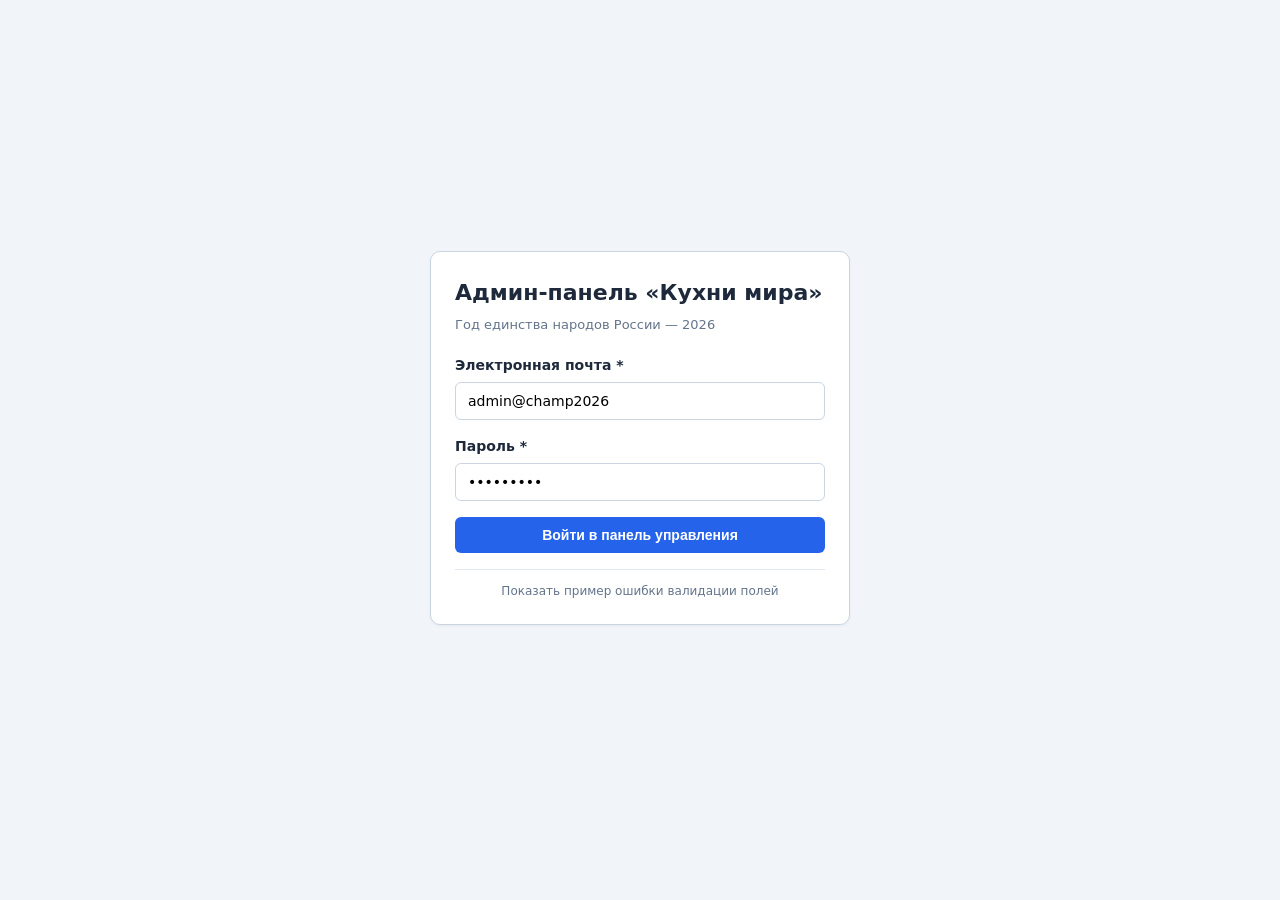
<file: index.html>
<!DOCTYPE html>
<html lang="ru">
<head>
  <meta charset="UTF-8">
  <title>Авторизация — Админ-панель «Кухни мира»</title>
  <link rel="stylesheet" href="style.css">
</head>
<body>
  <div class="auth-wrapper">
    <div class="card auth-box">
      <h1 style="font-size: 22px; margin-bottom: 6px;">Админ-панель «Кухни мира»</h1>
      <p style="color: var(--muted); font-size: 13px; margin-bottom: 20px;">Год единства народов России — 2026</p>

      <!-- Вкладка 1: Стандартный вход (по умолчанию) -->
      <form action="recipes.html">
        <div class="form-group">
          <label for="email">Электронная почта *</label>
          <input type="email" id="email" class="form-control" value="admin@champ2026" required>
          <span class="css-live-error">Введите корректный адрес электронной почты.</span>
        </div>

        <div class="form-group">
          <label for="password">Пароль *</label>
          <input type="password" id="password" class="form-control" value="champ2026" required>
          <span class="css-live-error">Поле пароля обязательно для заполнения.</span>
        </div>

        <button type="submit" class="btn" style="width: 100%;">Войти в панель управления</button>
      </form>

      <!-- Демонстрация состояния ошибки валидации по ТЗ (раскрывается по клику) -->
      <details class="css-accordion" style="margin-top: 16px; border-top: 1px solid #e2e8f0; padding-top: 12px;">
        <summary style="font-size: 12px; color: var(--muted); text-align: center;">Показать пример ошибки валидации полей</summary>
        <div style="margin-top: 12px;">
          <div class="form-group">
            <label>Электронная почта *</label>
            <input type="email" class="form-control is-invalid" value="wrong@mail.ru" readonly>
            <span class="error-text">Пользователь с таким E-mail не найден.</span>
          </div>
          <div class="form-group">
            <label>Пароль *</label>
            <input type="password" class="form-control is-invalid" value="12345" readonly>
            <span class="error-text">Неверный пароль администратора.</span>
          </div>
        </div>
      </details>
    </div>
  </div>
</body>
</html>
</file>
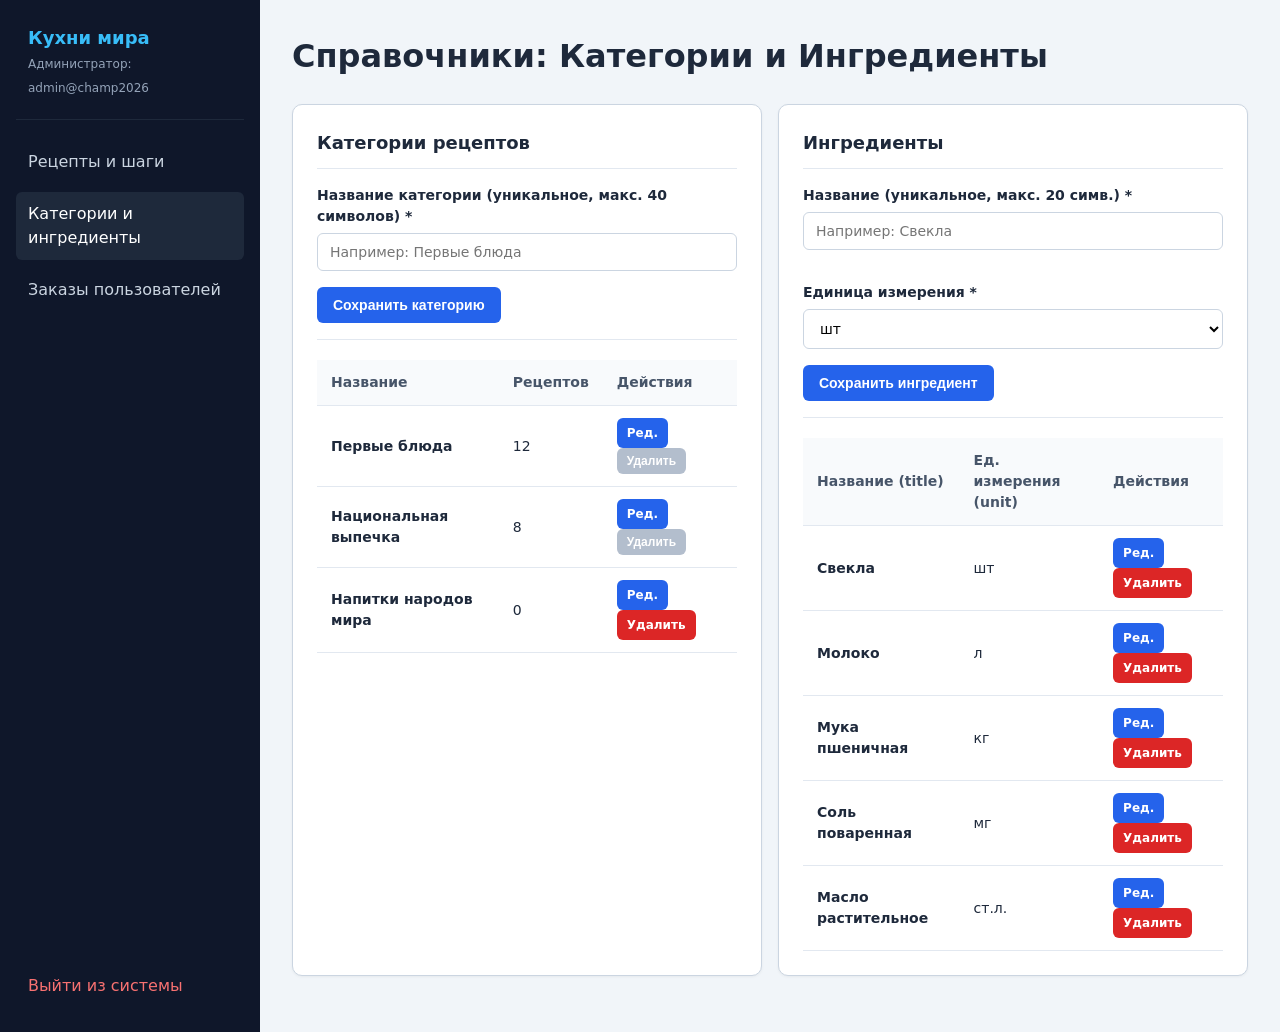
<file: categories.html>
<!DOCTYPE html>
<html lang="ru">
<head>
  <meta charset="UTF-8">
  <title>Категории и ингредиенты — Админ-панель «Кухни мира»</title>
  <link rel="stylesheet" href="style.css">
</head>
<body>
  <div class="layout">
    <aside class="sidebar">
      <div class="brand">
        <h2>Кухни мира</h2>
        <small>Администратор: admin@champ2026</small>
      </div>
      <a href="recipes.html">Рецепты и шаги</a>
      <a href="categories.html" class="active">Категории и ингредиенты</a>
      <a href="orders.html">Заказы пользователей</a>
      <a href="login.html" style="margin-top: auto; color: #f87171;">Выйти из системы</a>
    </aside>

    <main class="main">
      <div id="saved-notice" class="toast-banner">
        <span>Запись успешно сохранена!</span>
        <a href="#" style="color: #166534; text-decoration: none;">✕</a>
      </div>

      <div class="header-bar">
        <h1>Справочники: Категории и Ингредиенты</h1>
      </div>

      <div class="form-grid-2">
        <section class="card">
          <h2 class="card-title">Категории рецептов</h2>
          <form action="#saved-notice" style="margin-bottom: 20px; padding-bottom: 16px; border-bottom: 1px solid #e2e8f0;">
            <div class="form-group">
              <label for="cat-name">Название категории (уникальное, макс. 40 символов) *</label>
              <input type="text" id="cat-name" maxlength="40" class="form-control" placeholder="Например: Первые блюда" required>
              <span class="css-live-error">Название категории обязательно (максимум 40 символов).</span>
            </div>
            <button type="submit" class="btn">Сохранить категорию</button>
          </form>

          <table>
            <thead>
              <tr>
                <th>Название</th>
                <th>Рецептов</th>
                <th>Действия</th>
              </tr>
            </thead>
            <tbody>
              <tr>
                <td><strong>Первые блюда</strong></td>
                <td>12</td>
                <td>
                  <a href="#cat-name" class="btn btn-sm">Ред.</a>
                  <button type="button" class="btn btn-sm" disabled title="Запрещено удалять категорию, если в ней есть рецепты">Удалить</button>
                </td>
              </tr>
              <tr>
                <td><strong>Национальная выпечка</strong></td>
                <td>8</td>
                <td>
                  <a href="#cat-name" class="btn btn-sm">Ред.</a>
                  <button type="button" class="btn btn-sm" disabled title="Запрещено удалять категорию, если в ней есть рецепты">Удалить</button>
                </td>
              </tr>
              <tr>
                <td><strong>Напитки народов мира</strong></td>
                <td>0</td>
                <td>
                  <a href="#cat-name" class="btn btn-sm">Ред.</a>
                  <a href="#saved-notice" class="btn btn-sm btn-danger">Удалить</a>
                </td>
              </tr>
            </tbody>
          </table>
        </section>

        <section class="card">
          <h2 class="card-title">Ингредиенты</h2>
          <form action="#saved-notice" style="margin-bottom: 20px; padding-bottom: 16px; border-bottom: 1px solid #e2e8f0;">
            <div class="form-grid-2">
              <div class="form-group">
                <label for="ing-title">Название (уникальное, макс. 20 симв.) *</label>
                <input type="text" id="ing-title" maxlength="20" class="form-control" placeholder="Например: Свекла" required>
                <span class="css-live-error">Обязательное поле (до 20 символов).</span>
              </div>
              <div class="form-group">
                <label for="ing-unit">Единица измерения *</label>
                <select id="ing-unit" class="form-control" required>
                  <option value="шт">шт</option>
                  <option value="л">л</option>
                  <option value="кг">кг</option>
                  <option value="мг">мг</option>
                  <option value="ст.л.">ст.л.</option>
                </select>
              </div>
            </div>
            <button type="submit" class="btn">Сохранить ингредиент</button>
          </form>

          <table>
            <thead>
              <tr>
                <th>Название (title)</th>
                <th>Ед. измерения (unit)</th>
                <th>Действия</th>
              </tr>
            </thead>
            <tbody>
              <tr>
                <td><strong>Свекла</strong></td>
                <td>шт</td>
                <td>
                  <a href="#ing-title" class="btn btn-sm">Ред.</a>
                  <a href="#saved-notice" class="btn btn-sm btn-danger">Удалить</a>
                </td>
              </tr>
              <tr>
                <td><strong>Молоко</strong></td>
                <td>л</td>
                <td>
                  <a href="#ing-title" class="btn btn-sm">Ред.</a>
                  <a href="#saved-notice" class="btn btn-sm btn-danger">Удалить</a>
                </td>
              </tr>
              <tr>
                <td><strong>Мука пшеничная</strong></td>
                <td>кг</td>
                <td>
                  <a href="#ing-title" class="btn btn-sm">Ред.</a>
                  <a href="#saved-notice" class="btn btn-sm btn-danger">Удалить</a>
                </td>
              </tr>
              <tr>
                <td><strong>Соль поваренная</strong></td>
                <td>мг</td>
                <td>
                  <a href="#ing-title" class="btn btn-sm">Ред.</a>
                  <a href="#saved-notice" class="btn btn-sm btn-danger">Удалить</a>
                </td>
              </tr>
              <tr>
                <td><strong>Масло растительное</strong></td>
                <td>ст.л.</td>
                <td>
                  <a href="#ing-title" class="btn btn-sm">Ред.</a>
                  <a href="#saved-notice" class="btn btn-sm btn-danger">Удалить</a>
                </td>
              </tr>
            </tbody>
          </table>
        </section>
      </div>
    </main>
  </div>
</body>
</html>
</file>
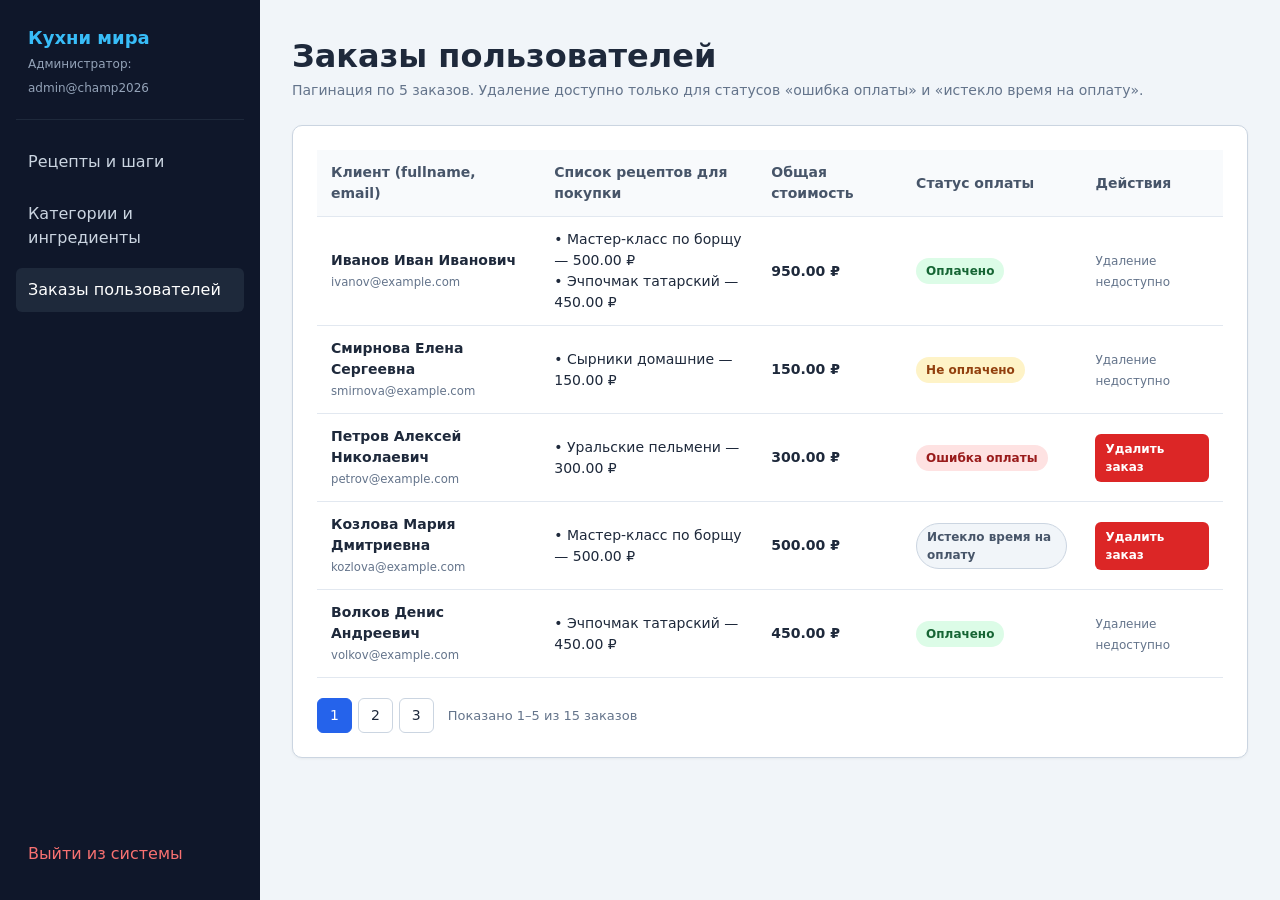
<file: orders.html>
<!DOCTYPE html>
<html lang="ru">
<head>
  <meta charset="UTF-8">
  <title>Заказы пользователей — Админ-панель «Кухни мира»</title>
  <link rel="stylesheet" href="style.css">
  <style>
    .page-radio {
      display: none;
    }

    .orders-page {
      display: none;
    }

    #page-1:checked ~ .page-1-block,
    #page-2:checked ~ .page-2-block,
    #page-3:checked ~ .page-3-block {
      display: block;
    }

    .pagination {
      display: flex;
      align-items: center;
      gap: 6px;
      margin-top: 20px;
    }

    .pagination label {
      display: inline-block;
      padding: 6px 12px;
      border: 1px solid var(--border);
      background: var(--surface);
      color: var(--text);
      border-radius: 6px;
      font-size: 14px;
      cursor: pointer;
      user-select: none;
      transition: 0.2s;
    }

    .pagination label:hover {
      background: #f1f5f9;
    }

    #page-1:checked ~ .pagination label[for="page-1"],
    #page-2:checked ~ .pagination label[for="page-2"],
    #page-3:checked ~ .pagination label[for="page-3"] {
      background: var(--primary);
      color: #ffffff;
      border-color: var(--primary);
    }

    .page-counter {
      display: none;
      font-size: 13px;
      color: var(--muted);
      margin-left: 8px;
    }

    #page-1:checked ~ .pagination .cnt-1,
    #page-2:checked ~ .pagination .cnt-2,
    #page-3:checked ~ .pagination .cnt-3 {
      display: inline;
    }
  </style>
</head>
<body>
  <div class="layout">
    <aside class="sidebar">
      <div class="brand">
        <h2>Кухни мира</h2>
        <small>Администратор: admin@champ2026</small>
      </div>
      <a href="recipes.html">Рецепты и шаги</a>
      <a href="categories.html">Категории и ингредиенты</a>
      <a href="orders.html" class="active">Заказы пользователей</a>
      <a href="login.html" style="margin-top: auto; color: #f87171;">Выйти из системы</a>
    </aside>

    <main class="main">
      <div id="saved-notice" class="toast-banner">
        <span>Выбранный заказ удалён!</span>
        <a href="#" style="color: #166534; text-decoration: none;">✕</a>
      </div>

      <div class="header-bar">
        <div>
          <h1>Заказы пользователей</h1>
          <p style="color: var(--muted); font-size: 14px;">Пагинация по 5 заказов. Удаление доступно только для статусов «ошибка оплаты» и «истекло время на оплату».</p>
        </div>
      </div>

      <section class="card">
        <input type="radio" name="orders_page" id="page-1" class="page-radio" checked>
        <input type="radio" name="orders_page" id="page-2" class="page-radio">
        <input type="radio" name="orders_page" id="page-3" class="page-radio">

        <!-- СТРАНИЦА 1 (Заказы 1–5) -->
        <div class="table-wrap orders-page page-1-block">
          <table>
            <thead>
              <tr>
                <th>Клиент (fullname, email)</th>
                <th>Список рецептов для покупки</th>
                <th>Общая стоимость</th>
                <th>Статус оплаты</th>
                <th>Действия</th>
              </tr>
            </thead>
            <tbody>
              <tr>
                <td><strong>Иванов Иван Иванович</strong><br><small style="color:var(--muted)">ivanov@example.com</small></td>
                <td>• Мастер-класс по борщу — 500.00 ₽<br>• Эчпочмак татарский — 450.00 ₽</td>
                <td><strong>950.00 ₽</strong></td>
                <td><span class="badge badge-paid">Оплачено</span></td>
                <td><span style="color:var(--muted); font-size:12px;">Удаление недоступно</span></td>
              </tr>
              <tr>
                <td><strong>Смирнова Елена Сергеевна</strong><br><small style="color:var(--muted)">smirnova@example.com</small></td>
                <td>• Сырники домашние — 150.00 ₽</td>
                <td><strong>150.00 ₽</strong></td>
                <td><span class="badge badge-unpaid">Не оплачено</span></td>
                <td><span style="color:var(--muted); font-size:12px;">Удаление недоступно</span></td>
              </tr>
              <tr>
                <td><strong>Петров Алексей Николаевич</strong><br><small style="color:var(--muted)">petrov@example.com</small></td>
                <td>• Уральские пельмени — 300.00 ₽</td>
                <td><strong>300.00 ₽</strong></td>
                <td><span class="badge badge-error">Ошибка оплаты</span></td>
                <td><a href="#saved-notice" class="btn btn-sm btn-danger">Удалить заказ</a></td>
              </tr>
              <tr>
                <td><strong>Козлова Мария Дмитриевна</strong><br><small style="color:var(--muted)">kozlova@example.com</small></td>
                <td>• Мастер-класс по борщу — 500.00 ₽</td>
                <td><strong>500.00 ₽</strong></td>
                <td><span class="badge badge-expired">Истекло время на оплату</span></td>
                <td><a href="#saved-notice" class="btn btn-sm btn-danger">Удалить заказ</a></td>
              </tr>
              <tr>
                <td><strong>Волков Денис Андреевич</strong><br><small style="color:var(--muted)">volkov@example.com</small></td>
                <td>• Эчпочмак татарский — 450.00 ₽</td>
                <td><strong>450.00 ₽</strong></td>
                <td><span class="badge badge-paid">Оплачено</span></td>
                <td><span style="color:var(--muted); font-size:12px;">Удаление недоступно</span></td>
              </tr>
            </tbody>
          </table>
        </div>

        <!-- СТРАНИЦА 2 (Заказы 6–10) -->
        <div class="table-wrap orders-page page-2-block">
          <table>
            <thead>
              <tr>
                <th>Клиент (fullname, email)</th>
                <th>Список рецептов для покупки</th>
                <th>Общая стоимость</th>
                <th>Статус оплаты</th>
                <th>Действия</th>
              </tr>
            </thead>
            <tbody>
              <tr>
                <td><strong>Новикова Ольга Павловна</strong><br><small style="color:var(--muted)">novikova@example.com</small></td>
                <td>• Уральские пельмени — 300.00 ₽</td>
                <td><strong>300.00 ₽</strong></td>
                <td><span class="badge badge-error">Ошибка оплаты</span></td>
                <td><a href="#saved-notice" class="btn btn-sm btn-danger">Удалить заказ</a></td>
              </tr>
              <tr>
                <td><strong>Морозов Артём Викторович</strong><br><small style="color:var(--muted)">morozov@example.com</small></td>
                <td>• Сырники домашние — 150.00 ₽<br>• Эчпочмак татарский — 450.00 ₽</td>
                <td><strong>600.00 ₽</strong></td>
                <td><span class="badge badge-paid">Оплачено</span></td>
                <td><span style="color:var(--muted); font-size:12px;">Удаление недоступно</span></td>
              </tr>
              <tr>
                <td><strong>Соколова Анна Игоревна</strong><br><small style="color:var(--muted)">sokolova@example.com</small></td>
                <td>• Мастер-класс по борщу — 500.00 ₽</td>
                <td><strong>500.00 ₽</strong></td>
                <td><span class="badge badge-unpaid">Не оплачено</span></td>
                <td><span style="color:var(--muted); font-size:12px;">Удаление недоступно</span></td>
              </tr>
              <tr>
                <td><strong>Лебедев Максим Олегович</strong><br><small style="color:var(--muted)">lebedev@example.com</small></td>
                <td>• Уральские пельмени — 300.00 ₽</td>
                <td><strong>300.00 ₽</strong></td>
                <td><span class="badge badge-expired">Истекло время на оплату</span></td>
                <td><a href="#saved-notice" class="btn btn-sm btn-danger">Удалить заказ</a></td>
              </tr>
              <tr>
                <td><strong>Васильева Татьяна Юрьевна</strong><br><small style="color:var(--muted)">vasilieva@example.com</small></td>
                <td>• Сырники домашние — 150.00 ₽</td>
                <td><strong>150.00 ₽</strong></td>
                <td><span class="badge badge-paid">Оплачено</span></td>
                <td><span style="color:var(--muted); font-size:12px;">Удаление недоступно</span></td>
              </tr>
            </tbody>
          </table>
        </div>

        <!-- СТРАНИЦА 3 (Заказы 11–15) -->
        <div class="table-wrap orders-page page-3-block">
          <table>
            <thead>
              <tr>
                <th>Клиент (fullname, email)</th>
                <th>Список рецептов для покупки</th>
                <th>Общая стоимость</th>
                <th>Статус оплаты</th>
                <th>Действия</th>
              </tr>
            </thead>
                   <!-- ...конец третьей таблицы... -->
            </tbody>
          </table>
        </div>

        <!-- ДОБАВЬТЕ ЭТУ СТРОКУ ВРУЧНУЮ: -->
        <div class="pagination">
          <label for="page-1">1</label>
          <label for="page-2">2</label>
          <label for="page-3">3</label>
          <span class="page-counter cnt-1">Показано 1–5 из 15 заказов</span>
          <span class="page-counter cnt-2">Показано 6–10 из 15 заказов</span>
          <span class="page-counter cnt-3">Показано 11–15 из 15 заказов</span>
        </div>

      </section>
    </main>
  </div>
</body>
</html>
</file>
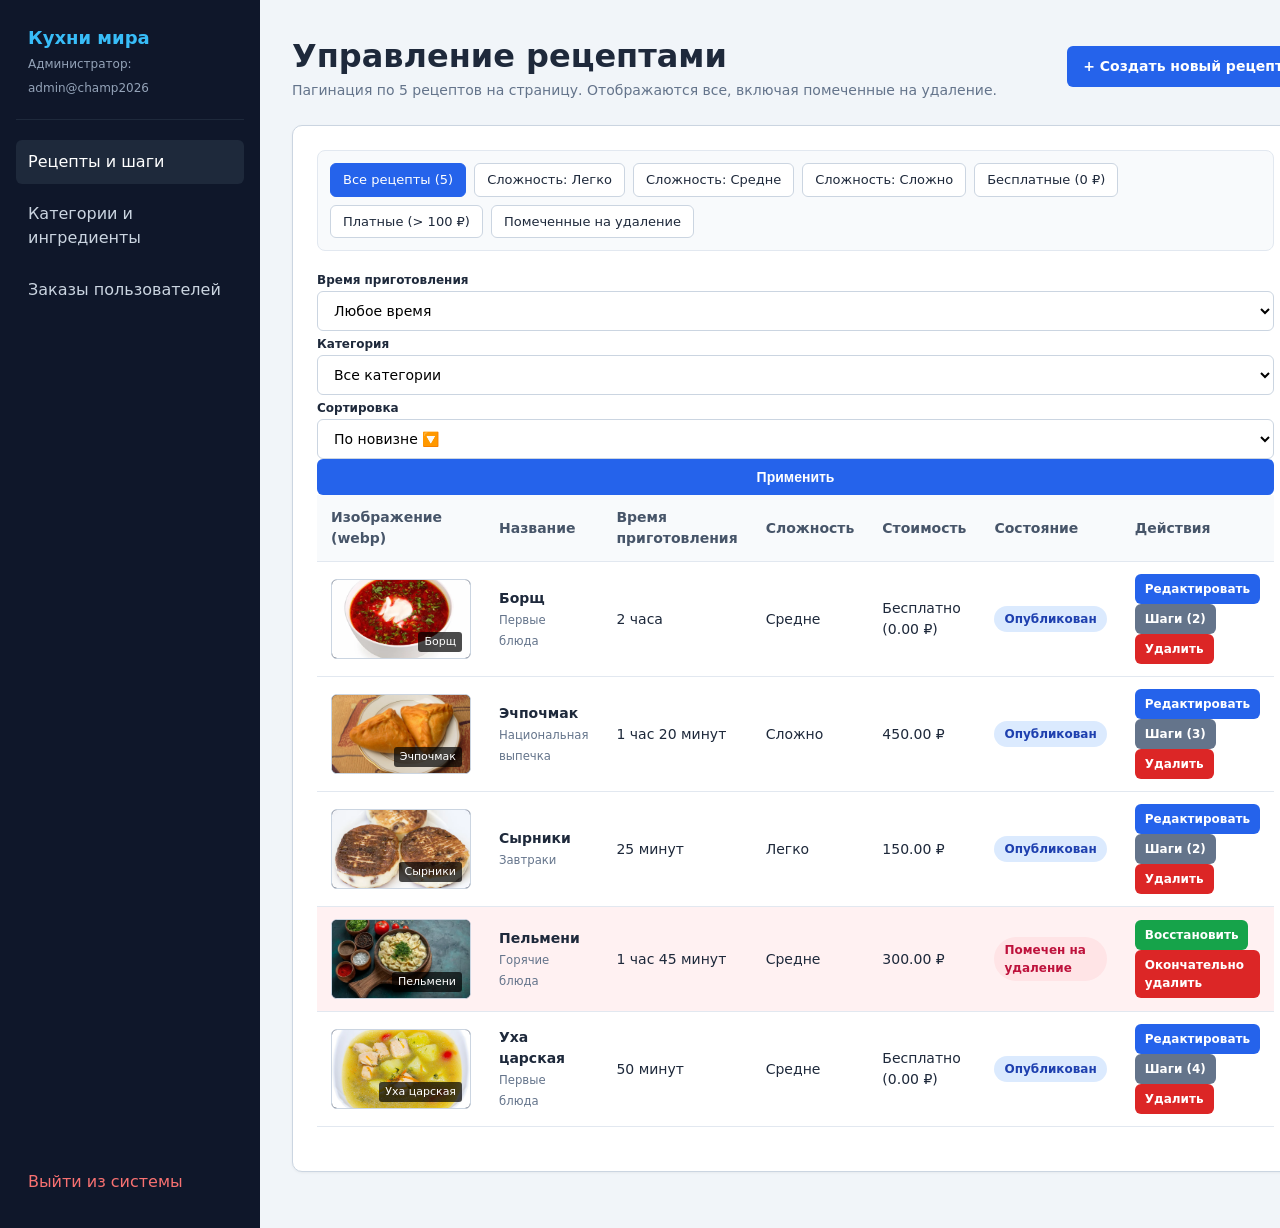
<file: recipes.html>
<!DOCTYPE html>
<html lang="ru">
<head>
  <meta charset="UTF-8">
  <title>Рецепты — Админ-панель «Кухни мира»</title>
  <link rel="stylesheet" href="style.css">
</head>
<body>
  <div class="layout">
    <aside class="sidebar">
      <div class="brand">
        <h2>Кухни мира</h2>
        <small>Администратор: admin@champ2026</small>
      </div>
      <a href="recipes.html" class="active">Рецепты и шаги</a>
      <a href="categories.html">Категории и ингредиенты</a>
      <a href="orders.html">Заказы пользователей</a>
      <a href="login.html" style="margin-top: auto; color: #f87171;">Выйти из системы</a>
    </aside>

    <main class="main">
      <div id="saved-notice" class="toast-banner">
        <span>Изменения успешно сохранены!</span>
        <a href="#" style="color: #166534; text-decoration: none;">✕</a>
      </div>

      <div class="header-bar">
        <div>
          <h1>Управление рецептами</h1>
          <p style="color: var(--muted); font-size: 14px;">Пагинация по 5 рецептов на страницу. Отображаются все, включая помеченные на удаление.</p>
        </div>
        <a href="#recipe-editor" class="btn">+ Создать новый рецепт</a>
      </div>

      <section class="card">
        <input type="radio" name="rec_filter" id="flt-all" class="css-filter-radio" checked>
        <input type="radio" name="rec_filter" id="flt-easy" class="css-filter-radio">
        <input type="radio" name="rec_filter" id="flt-medium" class="css-filter-radio">
        <input type="radio" name="rec_filter" id="flt-hard" class="css-filter-radio">
        <input type="radio" name="rec_filter" id="flt-free" class="css-filter-radio">
        <input type="radio" name="rec_filter" id="flt-paid" class="css-filter-radio">
        <input type="radio" name="rec_filter" id="flt-deleted" class="css-filter-radio">

        <div class="filter-pills">
          <label for="flt-all">Все рецепты (5)</label>
          <label for="flt-easy">Сложность: Легко</label>
          <label for="flt-medium">Сложность: Средне</label>
          <label for="flt-hard">Сложность: Сложно</label>
          <label for="flt-free">Бесплатные (0 ₽)</label>
          <label for="flt-paid">Платные (> 100 ₽)</label>
          <label for="flt-deleted">Помеченные на удаление</label>
        </div>

        <form class="filters" action="#saved-notice">
          <div>
            <label style="font-size:12px; font-weight:600;">Время приготовления</label>
            <select class="form-control">
              <option>Любое время</option>
              <option>До 15 минут</option>
              <option>60–120 минут</option>
              <option>Свыше 120 минут</option>
            </select>
          </div>
          <div>
            <label style="font-size:12px; font-weight:600;">Категория</label>
            <select class="form-control">
              <option>Все категории</option>
              <option>Первые блюда</option>
              <option>Национальная выпечка</option>
              <option>Горячие блюда</option>
              <option>Завтраки</option>
            </select>
          </div>
          <div>
            <label style="font-size:12px; font-weight:600;">Сортировка</label>
            <select class="form-control">
              <option selected>По новизне 🔽</option>
              <option>По новизне 🔼</option>
              <option>По времени приготовления 🔼</option>
              <option>По времени приготовления 🔽</option>
            </select>
          </div>
          <div style="display:flex; align-items:flex-end;">
            <button type="submit" class="btn" style="width:100%;">Применить</button>
          </div>
        </form>

        <div class="table-wrap">
          <table>
            <thead>
              <tr>
                <th>Изображение (webp)</th>
                <th>Название</th>
                <th>Время приготовления</th>
                <th>Сложность</th>
                <th>Стоимость</th>
                <th>Состояние</th>
                <th>Действия</th>
              </tr>
            </thead>
            <tbody>
              <!-- 1. Борщ -->
              <tr class="diff-medium price-free">
                <td>
                  <div class="thumb-350x200 mini">
                    <picture>
                      <source srcset="images/borsch-isolated-white-28718994.webp" type="image/webp">
                      <source srcset="images/borsch-isolated-white-28718994.png" type="image/png">
                      <img src="images/borsch-isolated-white-28718994.jpg" alt="Борщ">
                    </picture>
                    <span class="watermark">Борщ</span>
                  </div>
                </td>
                <td><strong>Борщ</strong><br><small style="color:var(--muted)">Первые блюда</small></td>
                <td>2 часа</td>
                <td>Средне</td>
                <td>Бесплатно (0.00 ₽)</td>
                <td><span class="badge badge-active">Опубликован</span></td>
                <td>
                  <a href="#recipe-editor" class="btn btn-sm">Редактировать</a>
                  <a href="#steps-editor" class="btn btn-sm btn-secondary">Шаги (2)</a>
                  <a href="#saved-notice" class="btn btn-sm btn-danger">Удалить</a>
                </td>
              </tr>

              <!-- 2. Эчпочмак -->
              <tr class="diff-hard price-paid">
                <td>
                  <div class="thumb-350x200 mini">
                    <picture>
                      <source srcset="images/i.webp" type="image/webp">
                      <source srcset="images/i.png" type="image/png">
                      <img src="images/i.jpg" alt="Эчпочмак">
                    </picture>
                    <span class="watermark">Эчпочмак</span>
                  </div>
                </td>
                <td><strong>Эчпочмак</strong><br><small style="color:var(--muted)">Национальная выпечка</small></td>
                <td>1 час 20 минут</td>
                <td>Сложно</td>
                <td>450.00 ₽</td>
                <td><span class="badge badge-active">Опубликован</span></td>
                <td>
                  <a href="#recipe-editor" class="btn btn-sm">Редактировать</a>
                  <a href="#steps-editor" class="btn btn-sm btn-secondary">Шаги (3)</a>
                  <a href="#saved-notice" class="btn btn-sm btn-danger">Удалить</a>
                </td>
              </tr>

              <!-- 3. Сырники -->
              <tr class="diff-easy price-paid">
                <td>
                  <div class="thumb-350x200 mini">
                    <picture>
                      <source srcset="images/syrniki.webp" type="image/webp">
                      <source srcset="images/syrniki.png" type="image/png">
                      <img src="images/syrniki.jpg" alt="Сырники">
                    </picture>
                    <span class="watermark">Сырники</span>
                  </div>
                </td>
                <td><strong>Сырники</strong><br><small style="color:var(--muted)">Завтраки</small></td>
                <td>25 минут</td>
                <td>Легко</td>
                <td>150.00 ₽</td>
                <td><span class="badge badge-active">Опубликован</span></td>
                <td>
                  <a href="#recipe-editor" class="btn btn-sm">Редактировать</a>
                  <a href="#steps-editor" class="btn btn-sm btn-secondary">Шаги (2)</a>
                  <a href="#saved-notice" class="btn btn-sm btn-danger">Удалить</a>
                </td>
              </tr>

              <!-- 4. Пельмени (помечен на удаление) -->
              <tr class="row-deleted diff-medium price-paid">
                <td>
                  <div class="thumb-350x200 mini">
                    <picture>
                      <source srcset="images/pelmeni.webp" type="image/webp">
                      <source srcset="images/pelmeni.png" type="image/png">
                      <img src="images/pelmeni.jpg" alt="Пельмени">
                    </picture>
                    <span class="watermark">Пельмени</span>
                  </div>
                </td>
                <td><strong>Пельмени</strong><br><small style="color:var(--muted)">Горячие блюда</small></td>
                <td>1 час 45 минут</td>
                <td>Средне</td>
                <td>300.00 ₽</td>
                <td><span class="badge badge-deleted">Помечен на удаление</span></td>
                <td>
                  <a href="#saved-notice" class="btn btn-sm btn-success">Восстановить</a>
                  <a href="#saved-notice" class="btn btn-sm btn-danger">Окончательно удалить</a>
                </td>
              </tr>

              <!-- 5. Уха царская -->
              <tr class="diff-medium price-free">
                <td>
                  <div class="thumb-350x200 mini">
                    <picture>
                      <source srcset="images/uha.webp" type="image/webp">
                      <source srcset="images/uha.png" type="image/png">
                      <img src="images/uha.jpg" alt="Уха царская">
                    </picture>
                    <span class="watermark">Уха царская</span>
                  </div>
                </td>
                <td><strong>Уха царская</strong><br><small style="color:var(--muted)">Первые блюда</small></td>
                <td>50 минут</td>
                <td>Средне</td>
                <td>Бесплатно (0.00 ₽)</td>
                <td><span class="badge badge-active">Опубликован</span></td>
                <td>
                  <a href="#recipe-editor" class="btn btn-sm">Редактировать</a>
                  <a href="#steps-editor" class="btn btn-sm btn-secondary">Шаги (4)</a>
                  <a href="#saved-notice" class="btn btn-sm btn-danger">Удалить</a>
                </td>
              </tr>
            </tbody>
          </table>
        </div>

        <div class="pagination">
</file>
<file: style.css>
:root {
  --bg: #f1f5f9;
  --surface: #ffffff;
  --sidebar-bg: #0f172a;
  --primary: #2563eb;
  --primary-hover: #1d4ed8;
  --danger: #dc2626;
  --danger-hover: #b91c1c;
  --success: #16a34a;
  --warning: #d97706;
  --text: #1e293b;
  --muted: #64748b;
  --border: #cbd5e1;
}

* {
  box-sizing: border-box;
  margin: 0;
  padding: 0;
}

html {
  scroll-behavior: smooth;
}

body {
  font-family: system-ui, -apple-system, "Segoe UI", Roboto, sans-serif;
  background: var(--bg);
  color: var(--text);
  line-height: 1.5;
}

/* Основной каркас */
.layout {
  display: grid;
  grid-template-columns: 260px 1fr;
  min-height: 100vh;
}

.sidebar {
  background: var(--sidebar-bg);
  color: #fff;
  padding: 24px 16px;
  display: flex;
  flex-direction: column;
  gap: 8px;
}

.sidebar .brand {
  padding: 0 12px 20px;
  border-bottom: 1px solid #1e293b;
  margin-bottom: 12px;
}

.sidebar h2 {
  font-size: 18px;
  color: #38bdf8;
}

.sidebar small {
  color: #94a3b8;
  font-size: 12px;
}

.sidebar a {
  color: #cbd5e1;
  text-decoration: none;
  padding: 10px 12px;
  border-radius: 6px;
  font-weight: 500;
  transition: 0.2s;
}

.sidebar a:hover,
.sidebar a.active {
  background: #1e293b;
  color: #ffffff;
}

.main {
  padding: 32px;
  max-width: 1400px;
}

.header-bar {
  display: flex;
  justify-content: space-between;
  align-items: center;
  margin-bottom: 24px;
  flex-wrap: wrap;
  gap: 12px;
}

/* Карточки */
.card {
  background: var(--surface);
  border: 1px solid var(--border);
  border-radius: 10px;
  padding: 24px;
  margin-bottom: 24px;
  box-shadow: 0 1px 3px rgba(0, 0, 0, 0.05);
}

.card-title {
  font-size: 18px;
  margin-bottom: 16px;
  padding-bottom: 12px;
  border-bottom: 1px solid #e2e8f0;
}

/* Формы и нативная CSS-валидация по ТЗ */
.form-grid-2 {
  display: grid;
  grid-template-columns: repeat(auto-fit, minmax(260px, 1fr));
  gap: 16px;
}

.form-grid-3 {
  display: grid;
  grid-template-columns: repeat(auto-fit, minmax(200px, 1fr));
  gap: 16px;
}

.form-group {
  margin-bottom: 16px;
}

.form-group label {
  display: block;
  font-weight: 600;
  margin-bottom: 6px;
  font-size: 14px;
}

.form-hint {
  display: block;
  font-size: 12px;
  color: var(--muted);
  margin-top: 4px;
}

.form-control {
  width: 100%;
  padding: 10px 12px;
  border: 1px solid var(--border);
  border-radius: 6px;
  font-size: 14px;
  font-family: inherit;
  background: #fff;
  transition: 0.2s;
}

.form-control:focus {
  outline: none;
  border-color: var(--primary);
}

/* Автоматическое выделение невалидных полей средствами чистого CSS */
.form-control.is-invalid,
.form-control:user-invalid {
  border-color: var(--danger);
  background: #fef2f2;
}

.error-text {
  color: var(--danger);
  font-size: 12px;
  font-weight: 500;
  margin-top: 4px;
  display: block;
}

.css-live-error {
  display: none;
  color: var(--danger);
  font-size: 12px;
  font-weight: 500;
  margin-top: 4px;
}

.form-control:user-invalid + .css-live-error {
  display: block;
}

/* Кнопки */
.btn {
  display: inline-flex;
  align-items: center;
  justify-content: center;
  gap: 6px;
  padding: 10px 16px;
  border: none;
  border-radius: 6px;
  font-size: 14px;
  font-weight: 600;
  cursor: pointer;
  text-decoration: none;
  color: #fff;
  background: var(--primary);
  transition: 0.2s;
}

.btn:hover { background: var(--primary-hover); }
.btn-danger { background: var(--danger); }
.btn-danger:hover { background: var(--danger-hover); }
.btn-success { background: var(--success); }
.btn-warning { background: var(--warning); }
.btn-secondary { background: #64748b; }
.btn-sm { padding: 6px 10px; font-size: 12px; }
.btn:disabled { background: #94a3b8; cursor: not-allowed; opacity: 0.7; }

/* Таблицы */
.table-wrap {
  overflow-x: auto;
}

table {
  width: 100%;
  border-collapse: collapse;
  background: var(--surface);
}

th, td {
  padding: 12px 14px;
  text-align: left;
  border-bottom: 1px solid #e2e8f0;
  font-size: 14px;
  vertical-align: middle;
}

th {
  background: #f8fafc;
  font-weight: 600;
  color: #475569;
}

tr.row-deleted {
  background: #fff1f2;
}

/* Бейджи */
.badge {
  display: inline-block;
  padding: 4px 10px;
  border-radius: 999px;
  font-size: 12px;
  font-weight: 600;
}

.badge-paid { background: #dcfce7; color: #166534; }
.badge-unpaid { background: #fef3c7; color: #92400e; }
.badge-error { background: #fee2e2; color: #991b1b; }
.badge-expired { background: #f1f5f9; color: #475569; border: 1px solid #cbd5e1; }
.badge-deleted { background: #ffe4e6; color: #be123c; }
.badge-active { background: #dbeafe; color: #1e40af; }

/* Миниатюра 350x200 contain + водяной знак в правом нижнем углу (по ТЗ) */
.thumb-350x200 {
  width: 350px;
  height: 200px;
  background: #0f172a;
  border: 1px solid var(--border);
  border-radius: 6px;
  position: relative;
  overflow: hidden;
  display: flex;
  align-items: center;
  justify-content: center;
}

.thumb-350x200.mini {
  width: 140px;
  height: 80px;
}

.thumb-350x200 img {
  width: 100%;
  height: 100%;
  object-fit: contain;
}

.watermark {
  position: absolute;
  right: 8px;
  bottom: 6px;
  background: rgba(0, 0, 0, 0.7);
  color: #ffffff;
  font-size: 11px;
  padding: 2px 6px;
  border-radius: 3px;
  pointer-events: none;
}

/* CSS-фильтры для таблицы рецептов без JavaScript */
.css-filter-radio {
  display: none;
}

.filter-pills {
  display: flex;
  flex-wrap: wrap;
  gap: 8px;
  margin-bottom: 16px;
  padding: 12px;
  background: #f8fafc;
  border-radius: 8px;
  border: 1px solid #e2e8f0;
}

.filter-pills label {
  padding: 6px 12px;
  border-radius: 6px;
  border: 1px solid var(--border);
  background: #fff;
  font-size: 13px;
  cursor: pointer;
  font-weight: 500;
}

#flt-all:checked ~ .filter-pills label[for="flt-all"],
#flt-easy:checked ~ .filter-pills label[for="flt-easy"],
#flt-medium:checked ~ .filter-pills label[for="flt-medium"],
#flt-hard:checked ~ .filter-pills label[for="flt-hard"],
#flt-free:checked ~ .filter-pills label[for="flt-free"],
#flt-paid:checked ~ .filter-pills label[for="flt-paid"],
#flt-deleted:checked ~ .filter-pills label[for="flt-deleted"] {
  background: var(--primary);
  color: #fff;
  border-color: var(--primary);
}

#flt-easy:checked ~ .table-wrap tbody tr:not(.diff-easy),
#flt-medium:checked ~ .table-wrap tbody tr:not(.diff-medium),
#flt-hard:checked ~ .table-wrap tbody tr:not(.diff-hard),
#flt-free:checked ~ .table-wrap tbody tr:not(.price-free),
#flt-paid:checked ~ .table-wrap tbody tr:not(.price-paid),
#flt-deleted:checked ~ .table-wrap tbody tr:not(.row-deleted) {
  display: none;
}

/* CSS-скрытие удаленных карточек/строк по чекбоксу */
.css-toggle-hide {
  display: none;
}
.css-toggle-hide:checked + .hideable-item {
  display: none;
}

/* Галерея фото рецепта */
.photo-manager-grid {
  display: grid;
  grid-template-columns: repeat(auto-fill, minmax(360px, 1fr));
  gap: 16px;
  margin-top: 12px;
}

.photo-item-card {
  border: 1px solid var(--border);
  border-radius: 8px;
  padding: 10px;
  background: #f8fafc;
}

.photo-controls {
  display: flex;
  justify-content: space-between;
  align-items: center;
  margin-top: 10px;
}

/* Пагинация */
.pagination {
  display: flex;
  align-items: center;
  gap: 6px;
  margin-top: 20px;
}

.pagination a {
  padding: 6px 12px;
  border: 1px solid var(--border);
  background: var(--surface);
  text-decoration: none;
  color: var(--text);
  border-radius: 6px;
  font-size: 14px;
}

.pagination a.active {
  background: var(--primary);
  color: #fff;
  border-color: var(--primary);
}

/* CSS-уведомление об успешном сохранении через :target */
.toast-banner {
  display: none;
  padding: 12px 16px;
  background: #dcfce7;
  color: #166534;
  border: 1px solid #86efac;
  border-radius: 8px;
  margin-bottom: 20px;
  font-weight: 600;
  justify-content: space-between;
  align-items: center;
}

.toast-banner:target {
  display: flex;
}

/* Авторизация */
.auth-wrapper {
  min-height: 100vh;
  display: flex;
  align-items: center;
  justify-content: center;
  padding: 16px;
}

.auth-box {
  width: 100%;
  max-width: 420px;
}

/* Раскрывающиеся блоки на чистом CSS */
details.css-accordion summary {
  cursor: pointer;
  list-style: none;
}
details.css-accordion summary::-webkit-details-marker {
  display: none;
}
</file>
